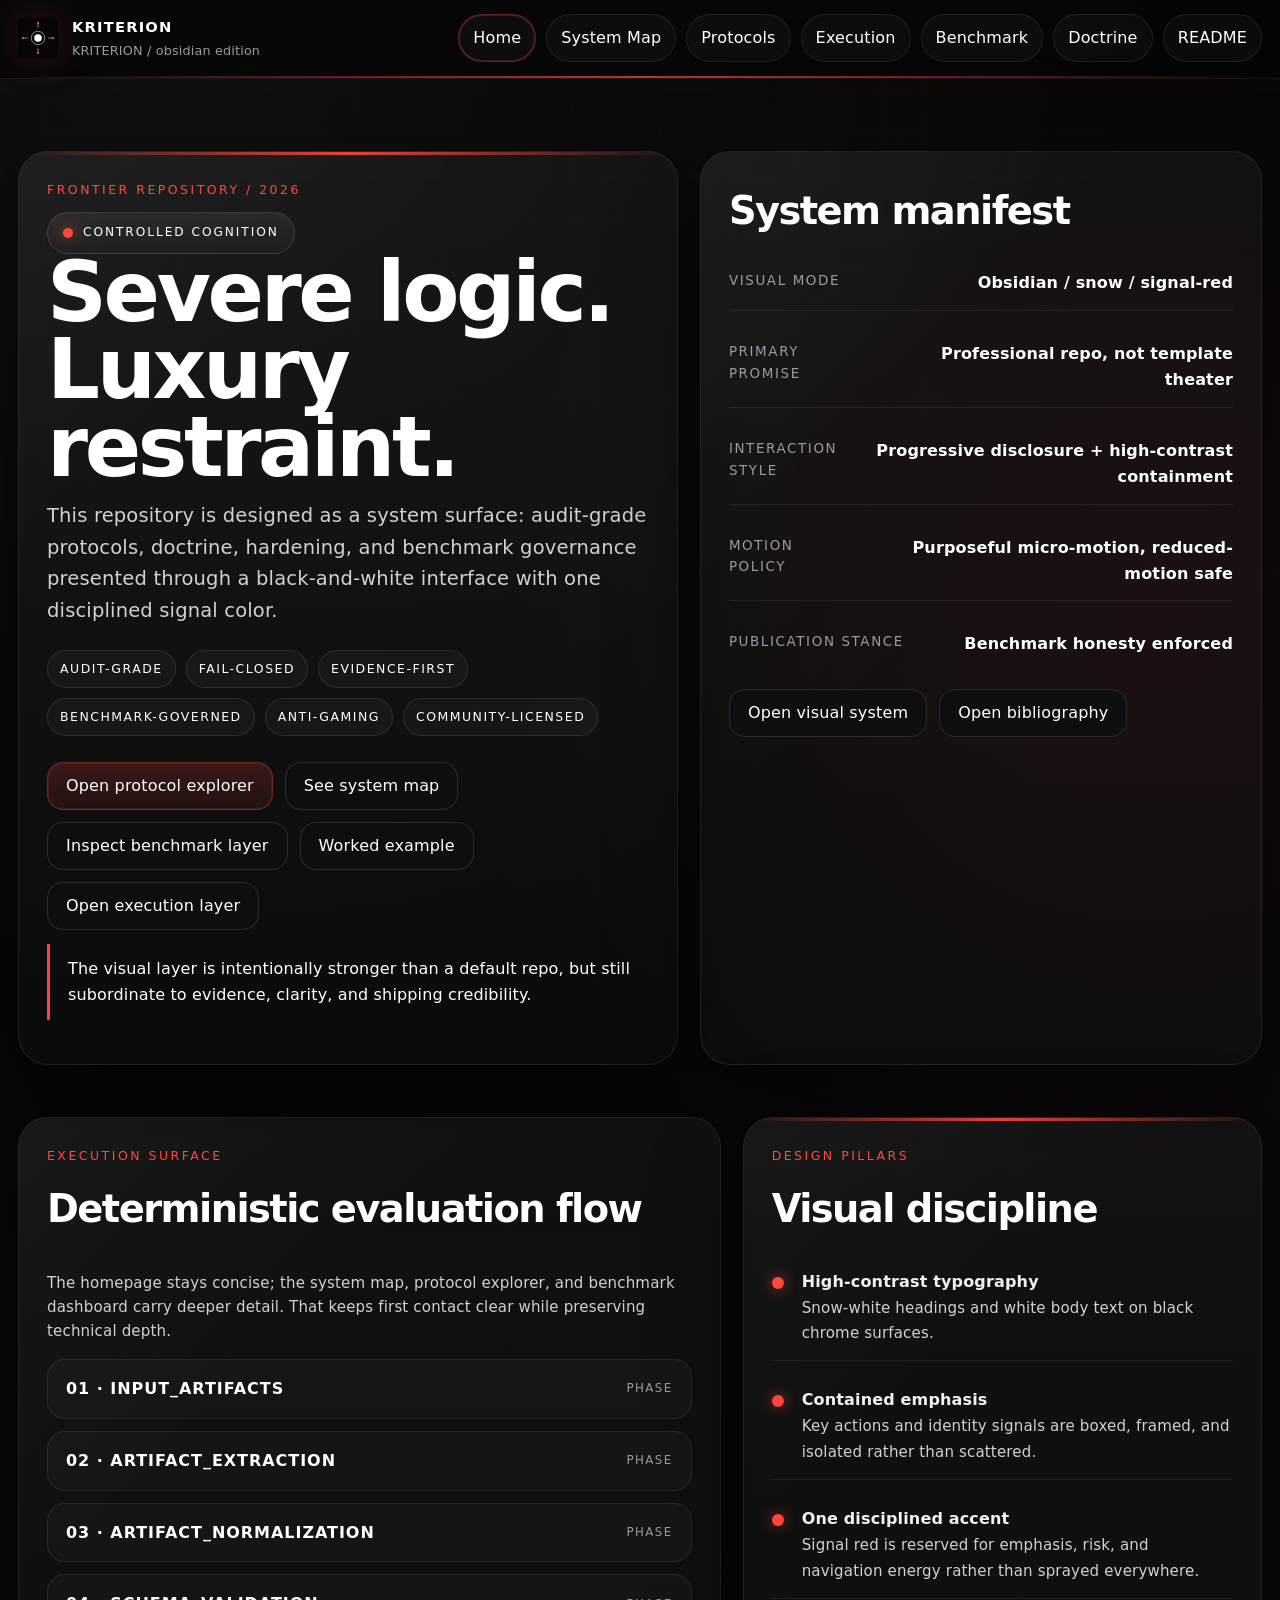
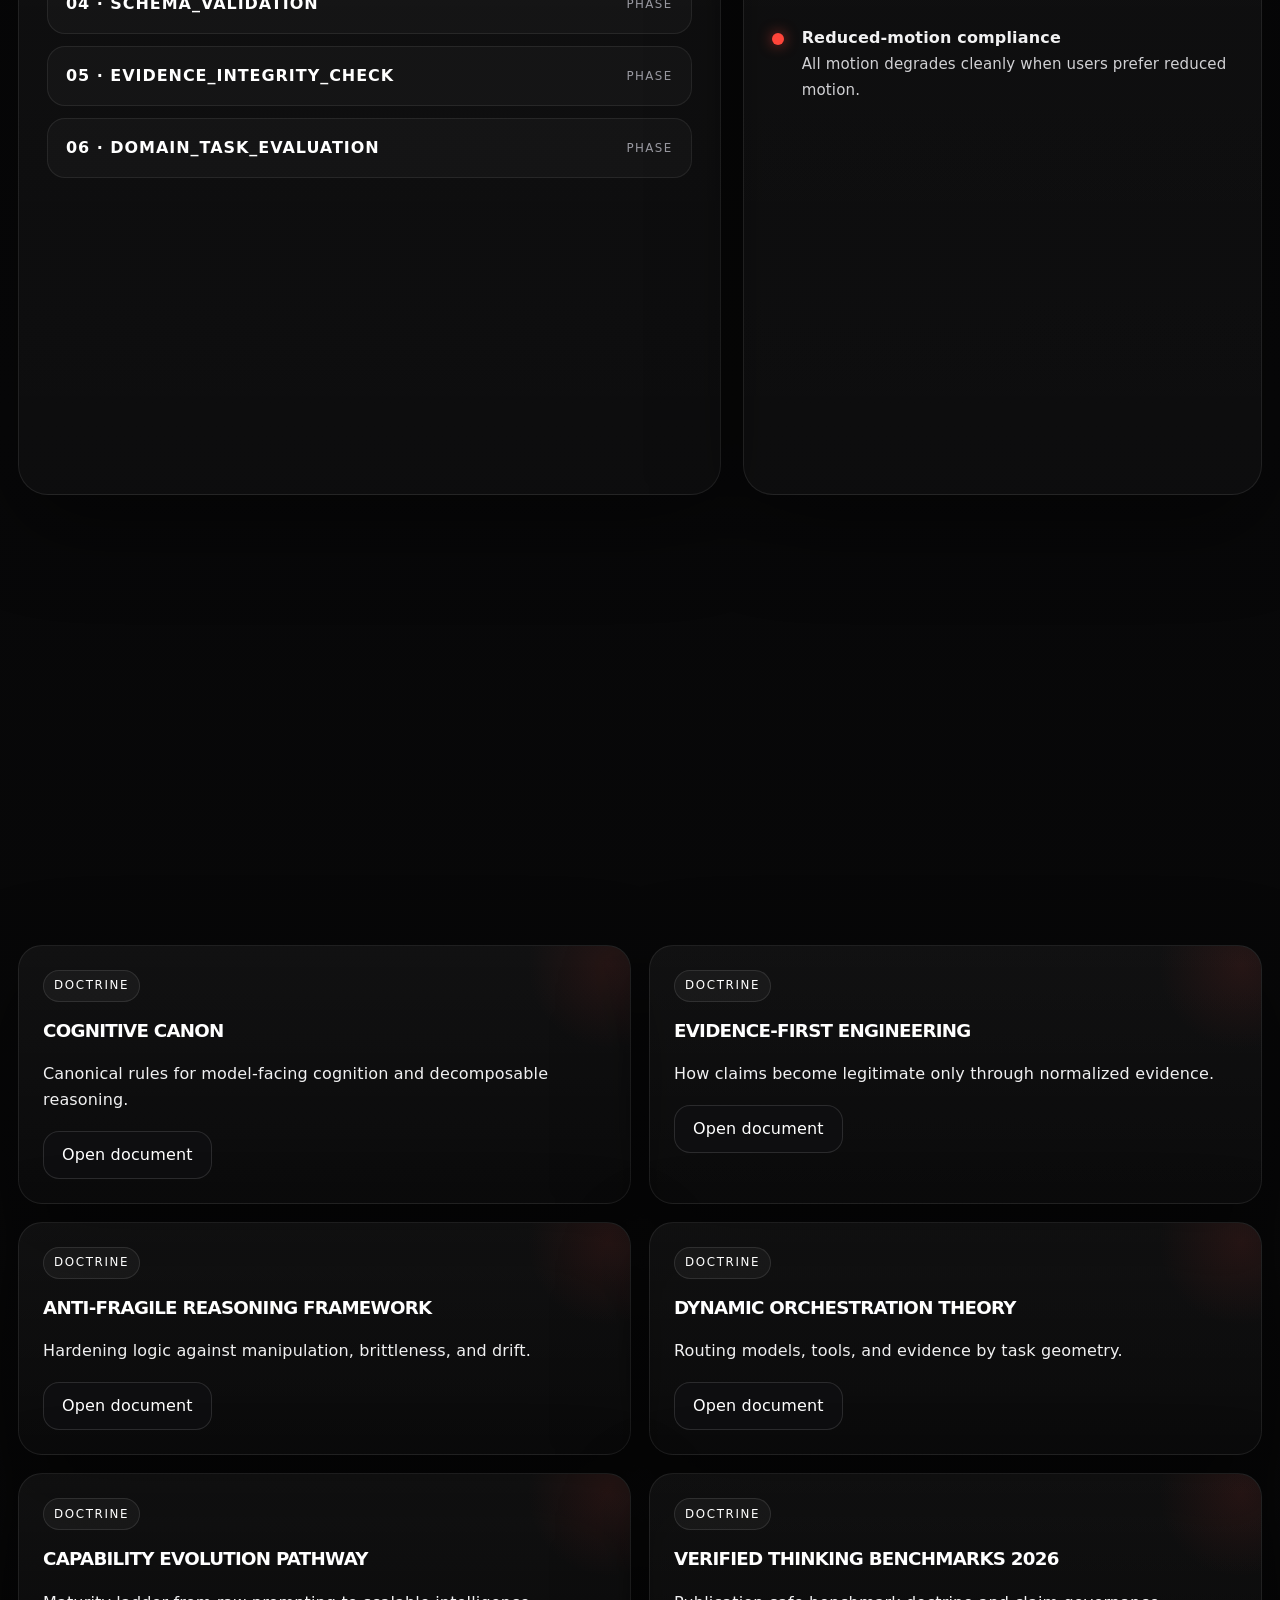
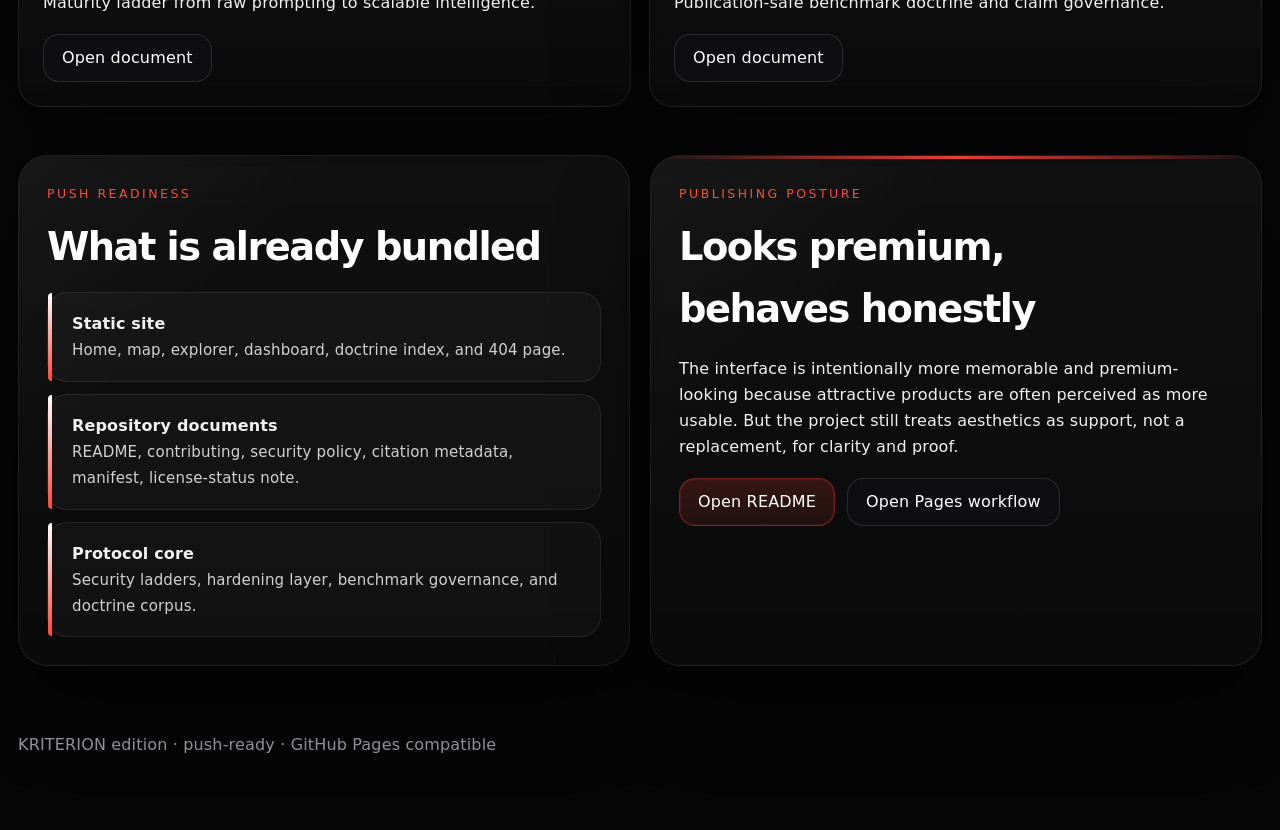
<file: index.html>
<!DOCTYPE html>
<html lang="en">
<head>
  <title>KRITERION — Obsidian Edition</title>
  <meta name="description" content="Audit-grade security capability protocols, deterministic hardening, benchmark governance, and a frontier-grade visual repository interface." />
  
<meta charset="UTF-8" />
<meta name="viewport" content="width=device-width, initial-scale=1.0" />
<meta property="og:image" content="assets/img/og-card.svg" />
<meta name="theme-color" content="#050505" />
<link rel="stylesheet" href="assets/css/site.css" />
<script defer src="assets/js/data.js"></script>
<script defer src="assets/js/app.js"></script>

<meta name="copyright" content="Copyright 2026 Yaroslav Vasylenko. Community use only under AGCL-1.0. AI training and embedding prohibited." />

<link rel="canonical" href="index.html" />
</head>
<body>
  
<a class="skip-link" href="#main-content">Skip to content</a>
<header class="topbar">
  <div class="container inner">
    <a class="brand" href="index.html">
      <img src="assets/img/logo.svg" alt="Repository logo" />
      <div>
        <div class="title">KRITERION</div>
        <div class="sub">KRITERION / obsidian edition</div>
      </div>
    </a>
    <nav class="nav">
      <a href="index.html">Home</a>
      <a href="system-map.html">System Map</a>
      <a href="protocol-explorer.html">Protocols</a>
      <a href="execution-layer.html">Execution</a>
      <a href="benchmark-dashboard.html">Benchmark</a>
      <a href="doctrine.html">Doctrine</a>
      <a href="README.md">README</a>
    </nav>
  </div>
</header>

  <main id="main-content">
    <section class="hero">
      <div class="container hero-grid">
        <div class="panel pad signal reveal">
          <div class="kicker">Frontier repository / 2026</div>
          <span class="eyebrow">Controlled cognition</span>
          <h1>Severe logic.<br/>Luxury restraint.</h1>
          <p class="lead">
            This repository is designed as a system surface: audit-grade protocols, doctrine, hardening, and benchmark governance
            presented through a black-and-white interface with one disciplined signal color.
          </p>
          <div id="badge-row" class="badge-row"></div>
          <div class="actions" style="margin-top:26px">
            <a class="btn primary" href="protocol-explorer.html">Open protocol explorer</a>
            <a class="btn" href="system-map.html">See system map</a>
            <a class="btn" href="benchmark-dashboard.html">Inspect benchmark layer</a>
            <a class="btn" href="examples/worked-example/WORKED_EXAMPLE.md">Worked example</a>
            <a class="btn" href="execution-layer.html">Open execution layer</a>
          </div>
          <p class="callout">
            The visual layer is intentionally stronger than a default repo, but still subordinate to evidence, clarity, and shipping credibility.
          </p>
        </div>
        <div class="panel pad reveal">
          <h2>System manifest</h2>
          <div class="manifest">
            <div class="row"><span class="label">Visual mode</span><span class="value">Obsidian / snow / signal-red</span></div>
            <div class="row"><span class="label">Primary promise</span><span class="value">Professional repo, not template theater</span></div>
            <div class="row"><span class="label">Interaction style</span><span class="value">Progressive disclosure + high-contrast containment</span></div>
            <div class="row"><span class="label">Motion policy</span><span class="value">Purposeful micro-motion, reduced-motion safe</span></div>
            <div class="row"><span class="label">Publication stance</span><span class="value">Benchmark honesty enforced</span></div>
          </div>
          <div class="actions" style="margin-top:18px">
            <a class="btn" href="docs/REPO_VISUAL_SYSTEM_2026.md">Open visual system</a>
            <a class="btn" href="docs/BIBLIOGRAPHY.md">Open bibliography</a>
          </div>
        </div>
      </div>
    </section>

    <section class="section">
      <div class="container grid-2">
        <div class="panel pad reveal">
          <div class="section-head">
            <div>
              <div class="kicker">Execution surface</div>
              <h2>Deterministic evaluation flow</h2>
            </div>
          </div>
          <p class="small">
            The homepage stays concise; the system map, protocol explorer, and benchmark dashboard carry deeper detail.
            That keeps first contact clear while preserving technical depth.
          </p>
          <div id="flow" class="flow"></div>
        </div>
        <div class="panel pad signal reveal">
          <div class="kicker">Design pillars</div>
          <h2>Visual discipline</h2>
          <div class="feature-list">
            <div class="feature"><span class="dot"></span><div><strong>High-contrast typography</strong><br/><span class="small">Snow-white headings and white body text on black chrome surfaces.</span></div></div>
            <div class="feature"><span class="dot"></span><div><strong>Contained emphasis</strong><br/><span class="small">Key actions and identity signals are boxed, framed, and isolated rather than scattered.</span></div></div>
            <div class="feature"><span class="dot"></span><div><strong>One disciplined accent</strong><br/><span class="small">Signal red is reserved for emphasis, risk, and navigation energy rather than sprayed everywhere.</span></div></div>
            <div class="feature"><span class="dot"></span><div><strong>Reduced-motion compliance</strong><br/><span class="small">All motion degrades cleanly when users prefer reduced motion.</span></div></div>
          </div>
        </div>
      </div>
    </section>

    <section class="section">
      <div class="container">
        <div class="section-head reveal">
          <div>
            <div class="kicker">Doctrine layer</div>
            <h2>Foundational texts</h2>
          </div>
          <a class="btn" href="doctrine.html">Open doctrine index</a>
        </div>
        <div id="doctrine-grid" class="card-grid"></div>
      </div>
    </section>

    <section class="section">
      <div class="container footer-grid">
        <div class="panel pad reveal">
          <div class="kicker">Push readiness</div>
          <h2>What is already bundled</h2>
          <div class="stack">
            <div class="layer"><strong>Static site</strong><br/><span class="small">Home, map, explorer, dashboard, doctrine index, and 404 page.</span></div>
            <div class="layer"><strong>Repository documents</strong><br/><span class="small">README, contributing, security policy, citation metadata, manifest, license-status note.</span></div>
            <div class="layer"><strong>Protocol core</strong><br/><span class="small">Security ladders, hardening layer, benchmark governance, and doctrine corpus.</span></div>
          </div>
        </div>
        <div class="panel pad signal reveal">
          <div class="kicker">Publishing posture</div>
          <h2>Looks premium, behaves honestly</h2>
          <p>
            The interface is intentionally more memorable and premium-looking because attractive products are often perceived as more usable.
            But the project still treats aesthetics as support, not a replacement, for clarity and proof.
          </p>
          <div class="actions" style="margin-top:18px">
            <a class="btn primary" href="README.md">Open README</a>
            <a class="btn" href=".github/workflows/pages.yml">Open Pages workflow</a>
          </div>
        </div>
      </div>
    </section>
  </main>
  <div class="container footer">KRITERION edition · push-ready · GitHub Pages compatible</div>

<div style="display:none">See LICENSE.txt and NOTICE.md for community license restrictions, AI/TDM reservation, and commercial licensing.</div>
</body>
</html>
</file>
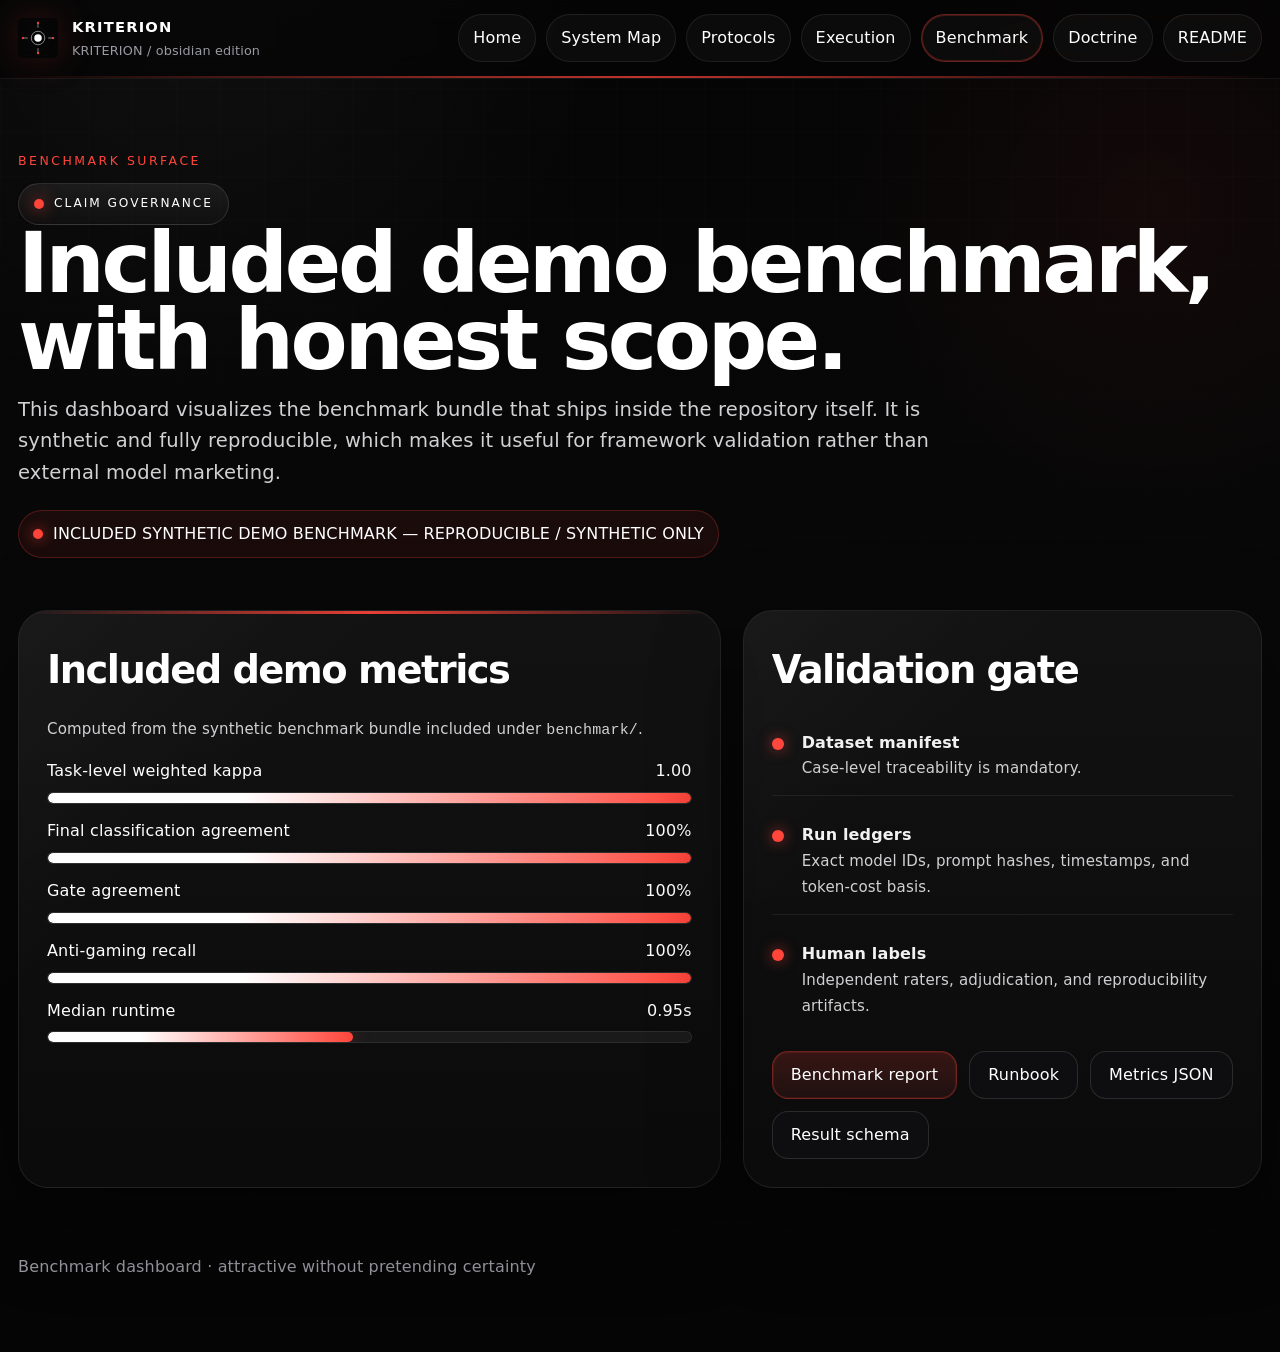
<file: benchmark-dashboard.html>
<!DOCTYPE html>
<html lang="en">
<head>
  <title>Benchmark Dashboard — KRITERION</title>
  
<meta charset="UTF-8" />
<meta name="viewport" content="width=device-width, initial-scale=1.0" />
<meta property="og:image" content="assets/img/og-card.svg" />
<meta name="theme-color" content="#050505" />
<link rel="stylesheet" href="assets/css/site.css" />
<script defer src="assets/js/data.js"></script>
<script defer src="assets/js/app.js"></script>

<meta name="copyright" content="Copyright 2026 Yaroslav Vasylenko. Community use only under AGCL-1.0. AI training and embedding prohibited." />

<link rel="canonical" href="benchmark-dashboard.html" />

<meta name="description" content="Benchmark Dashboard — KRITERION — publication surface." />
</head>
<body>
  
<a class="skip-link" href="#main-content">Skip to content</a>
<header class="topbar">
  <div class="container inner">
    <a class="brand" href="index.html">
      <img src="assets/img/logo.svg" alt="Repository logo" />
      <div>
        <div class="title">KRITERION</div>
        <div class="sub">KRITERION / obsidian edition</div>
      </div>
    </a>
    <nav class="nav">
      <a href="index.html">Home</a>
      <a href="system-map.html">System Map</a>
      <a href="protocol-explorer.html">Protocols</a>
      <a href="execution-layer.html">Execution</a>
      <a href="benchmark-dashboard.html">Benchmark</a>
      <a href="doctrine.html">Doctrine</a>
      <a href="README.md">README</a>
    </nav>
  </div>
</header>

  <main id="main-content" class="container">
    <section class="hero">
      <div class="kicker">Benchmark surface</div>
      <span class="eyebrow">Claim governance</span>
      <h1>Included demo benchmark,<br/>with honest scope.</h1>
      <p class="lead">
        This dashboard visualizes the benchmark bundle that ships inside the repository itself. It is synthetic and fully reproducible, which makes it useful for framework validation rather than external model marketing.
      </p>
      <div id="benchmark-status" class="status">PRELIMINARY</div>
    </section>

    <section class="section">
      <div class="grid-2">
        <div class="panel pad signal reveal">
          <h2>Included demo metrics</h2>
          <p class="small">Computed from the synthetic benchmark bundle included under <code>benchmark/</code>.</p>
          <div id="bars" class="bar-group"></div>
        </div>
        <div class="panel pad reveal">
          <h2>Validation gate</h2>
          <div class="feature-list">
            <div class="feature"><span class="dot"></span><div><strong>Dataset manifest</strong><br/><span class="small">Case-level traceability is mandatory.</span></div></div>
            <div class="feature"><span class="dot"></span><div><strong>Run ledgers</strong><br/><span class="small">Exact model IDs, prompt hashes, timestamps, and token-cost basis.</span></div></div>
            <div class="feature"><span class="dot"></span><div><strong>Human labels</strong><br/><span class="small">Independent raters, adjudication, and reproducibility artifacts.</span></div></div>
          </div>
          <div class="actions" style="margin-top:18px">
            <a class="btn primary" href="docs/BENCHMARK_REPORT_2026.md">Benchmark report</a>
            <a class="btn" href="docs/BENCHMARK_RUNBOOK.md">Runbook</a>
            <a class="btn" href="benchmark/metrics.json">Metrics JSON</a>
            <a class="btn" href="docs/BENCHMARK_RESULTS_SCHEMA.json">Result schema</a>
          </div>
        </div>
      </div>
    </section>
  </main>
  <div class="container footer">Benchmark dashboard · attractive without pretending certainty</div>

<div style="display:none">See LICENSE.txt and NOTICE.md for community license restrictions, AI/TDM reservation, and commercial licensing.</div>
</body>
</html>
</file>
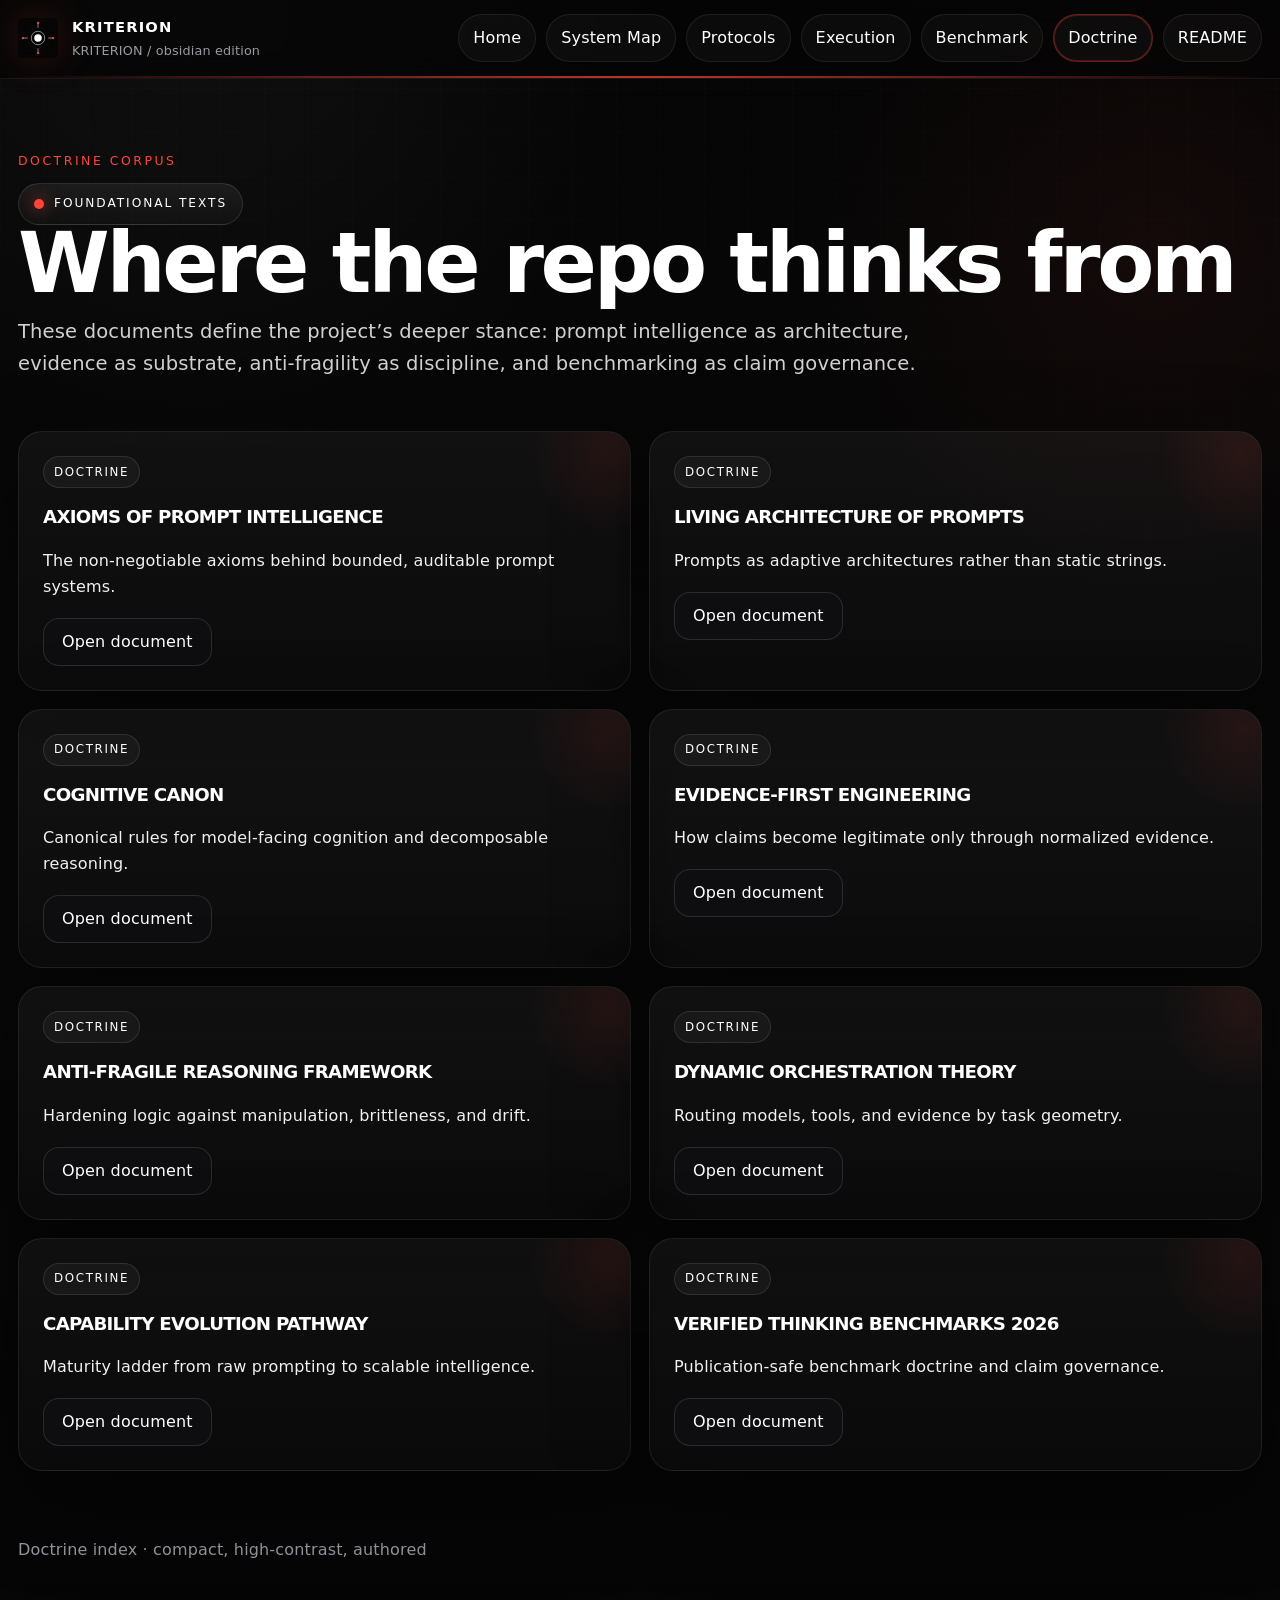
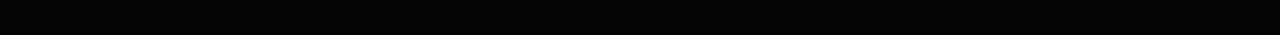
<file: doctrine.html>
<!DOCTYPE html>
<html lang="en">
<head>
  <title>Doctrine Index — KRITERION</title>
  
<meta charset="UTF-8" />
<meta name="viewport" content="width=device-width, initial-scale=1.0" />
<meta property="og:image" content="assets/img/og-card.svg" />
<meta name="theme-color" content="#050505" />
<link rel="stylesheet" href="assets/css/site.css" />
<script defer src="assets/js/data.js"></script>
<script defer src="assets/js/app.js"></script>

<meta name="copyright" content="Copyright 2026 Yaroslav Vasylenko. Community use only under AGCL-1.0. AI training and embedding prohibited." />

<link rel="canonical" href="doctrine.html" />

<meta name="description" content="Doctrine Index — KRITERION — publication surface." />
</head>
<body>
  
<a class="skip-link" href="#main-content">Skip to content</a>
<header class="topbar">
  <div class="container inner">
    <a class="brand" href="index.html">
      <img src="assets/img/logo.svg" alt="Repository logo" />
      <div>
        <div class="title">KRITERION</div>
        <div class="sub">KRITERION / obsidian edition</div>
      </div>
    </a>
    <nav class="nav">
      <a href="index.html">Home</a>
      <a href="system-map.html">System Map</a>
      <a href="protocol-explorer.html">Protocols</a>
      <a href="execution-layer.html">Execution</a>
      <a href="benchmark-dashboard.html">Benchmark</a>
      <a href="doctrine.html">Doctrine</a>
      <a href="README.md">README</a>
    </nav>
  </div>
</header>

  <main id="main-content" class="container">
    <section class="hero">
      <div class="kicker">Doctrine corpus</div>
      <span class="eyebrow">Foundational texts</span>
      <h1>Where the repo thinks from</h1>
      <p class="lead">
        These documents define the project’s deeper stance: prompt intelligence as architecture, evidence as substrate,
        anti-fragility as discipline, and benchmarking as claim governance.
      </p>
    </section>

    <section class="section">
      <div id="doctrine-grid" class="card-grid"></div>
    </section>
  </main>
  <div class="container footer">Doctrine index · compact, high-contrast, authored</div>

<div style="display:none">See LICENSE.txt and NOTICE.md for community license restrictions, AI/TDM reservation, and commercial licensing.</div>
</body>
</html>
</file>
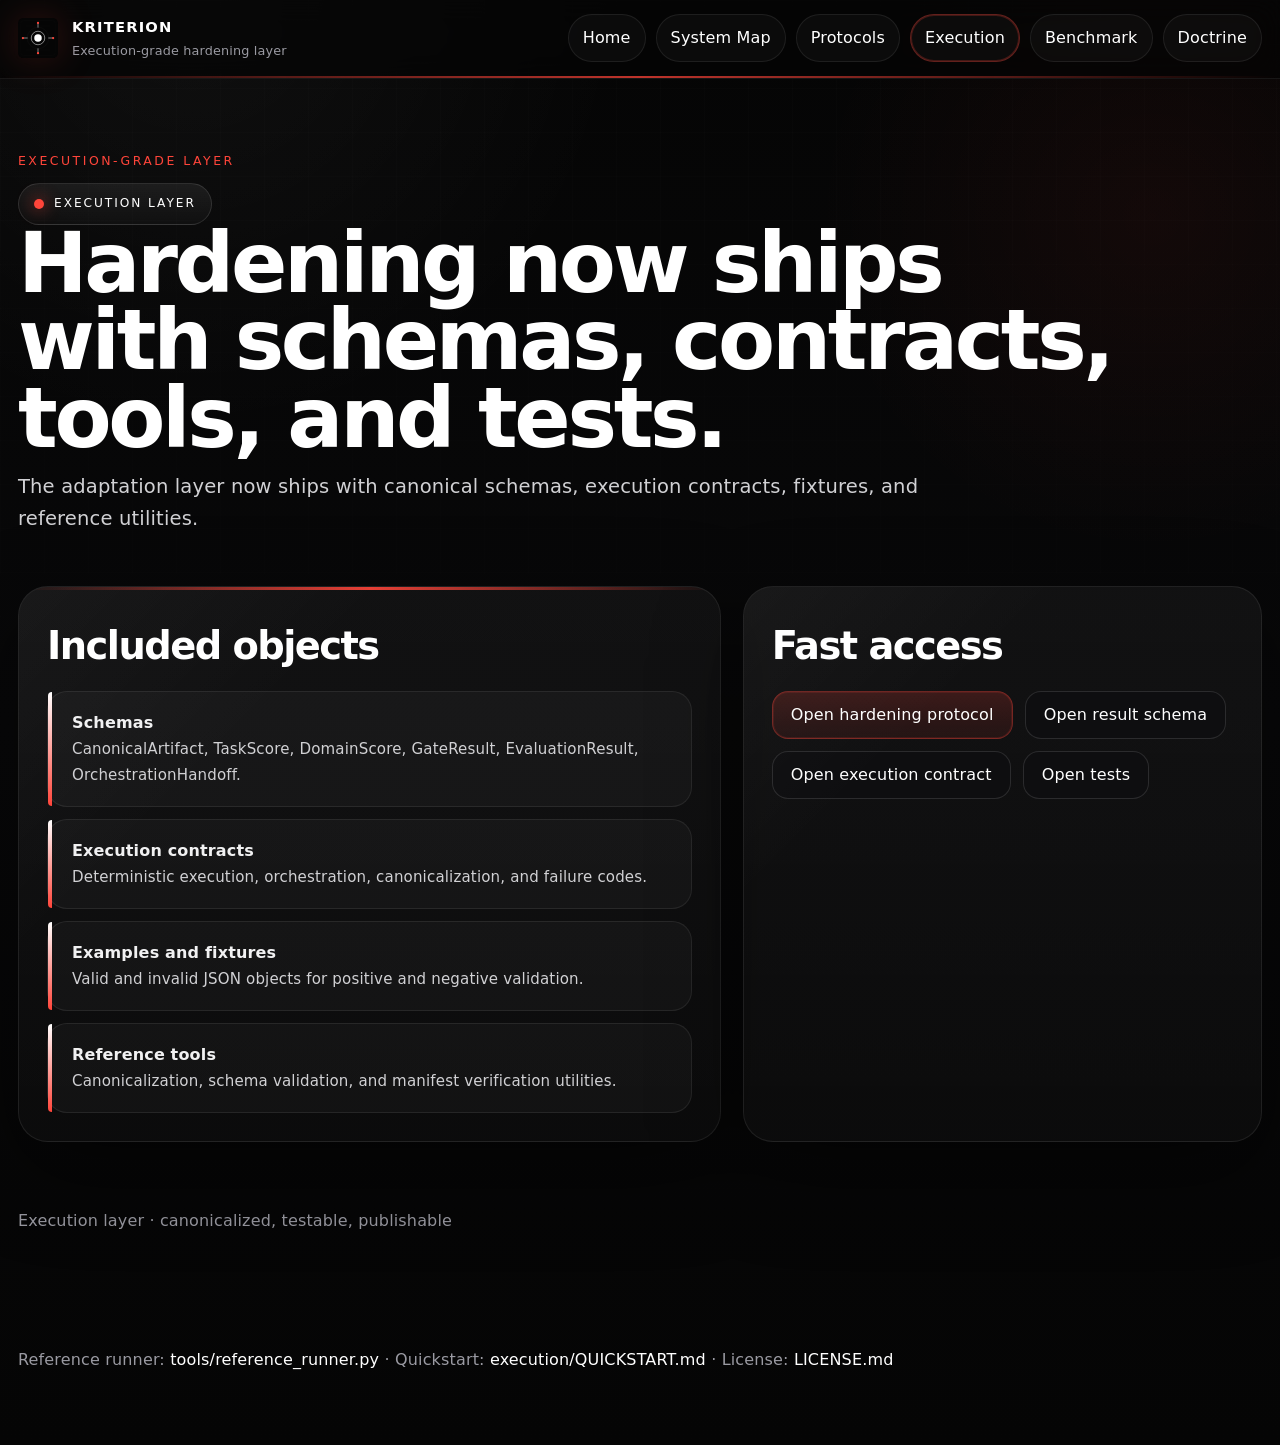
<file: execution-layer.html>
<!DOCTYPE html>
<html lang="en">
<head>
  <meta charset="UTF-8" />
  <meta name="viewport" content="width=device-width, initial-scale=1.0" />
  <title>Execution Layer — KRITERION</title>
  <meta property="og:image" content="assets/img/og-card.svg" />
  <meta name="theme-color" content="#050505" />
  <link rel="stylesheet" href="assets/css/site.css" />
  <script defer src="assets/js/data.js"></script>
  <script defer src="assets/js/app.js"></script>
<meta name="copyright" content="Copyright 2026 Yaroslav Vasylenko. Community use only under AGCL-1.0. AI training and embedding prohibited." />

<link rel="canonical" href="execution-layer.html" />

<meta name="description" content="Execution Layer — KRITERION — publication surface." />
</head>
<body>
  <a class="skip-link" href="#main-content">Skip to content</a>
  <header class="topbar">
    <div class="container inner">
      <a class="brand" href="index.html">
        <img src="assets/img/logo.svg" alt="Repository logo" />
        <div>
          <div class="title">KRITERION</div>
          <div class="sub">Execution-grade hardening layer</div>
        </div>
      </a>
      <nav class="nav">
        <a href="index.html">Home</a>
        <a href="system-map.html">System Map</a>
        <a href="protocol-explorer.html">Protocols</a>
        <a href="execution-layer.html">Execution</a>
        <a href="benchmark-dashboard.html">Benchmark</a>
        <a href="doctrine.html">Doctrine</a>
      </nav>
    </div>
  </header>
  <main id="main-content" class="container">
    <section class="hero">
      <div class="kicker">Execution-grade layer</div>
      <span class="eyebrow">Execution layer</span>
      <h1>Hardening now ships with schemas, contracts, tools, and tests.</h1>
      <p class="lead">The adaptation layer now ships with canonical schemas, execution contracts, fixtures, and reference utilities.</p>
    </section>
    <section class="section">
      <div class="grid-2">
        <div class="panel pad signal reveal">
          <h2>Included objects</h2>
          <div class="stack">
            <div class="layer"><strong>Schemas</strong><br/><span class="small">CanonicalArtifact, TaskScore, DomainScore, GateResult, EvaluationResult, OrchestrationHandoff.</span></div>
            <div class="layer"><strong>Execution contracts</strong><br/><span class="small">Deterministic execution, orchestration, canonicalization, and failure codes.</span></div>
            <div class="layer"><strong>Examples and fixtures</strong><br/><span class="small">Valid and invalid JSON objects for positive and negative validation.</span></div>
            <div class="layer"><strong>Reference tools</strong><br/><span class="small">Canonicalization, schema validation, and manifest verification utilities.</span></div>
          </div>
        </div>
        <div class="panel pad reveal">
          <h2>Fast access</h2>
          <div class="actions">
            <a class="btn primary" href="protocols/GPT5.4-AUDIT-HARDENING-PROTOCOL-2026.txt">Open hardening protocol</a>
            <a class="btn" href="schemas/evaluation-result.schema.json">Open result schema</a>
            <a class="btn" href="execution/DETERMINISTIC_EXECUTION_CONTRACT.md">Open execution contract</a>
            <a class="btn" href="tests/PROTOCOL_VALIDATION_TESTS.md">Open tests</a>
          </div>
        </div>
      </div>
    </section>
  </main>
  <div class="container footer">Execution layer · canonicalized, testable, publishable</div>

<div style="display:none">See LICENSE.txt and NOTICE.md for community license restrictions, AI/TDM reservation, and commercial licensing.</div>
<div class="container footer">Reference runner: <a href="tools/reference_runner.py">tools/reference_runner.py</a> · Quickstart: <a href="execution/QUICKSTART.md">execution/QUICKSTART.md</a> · License: <a href="LICENSE.md">LICENSE.md</a></div>
</body>
</html>
</file>
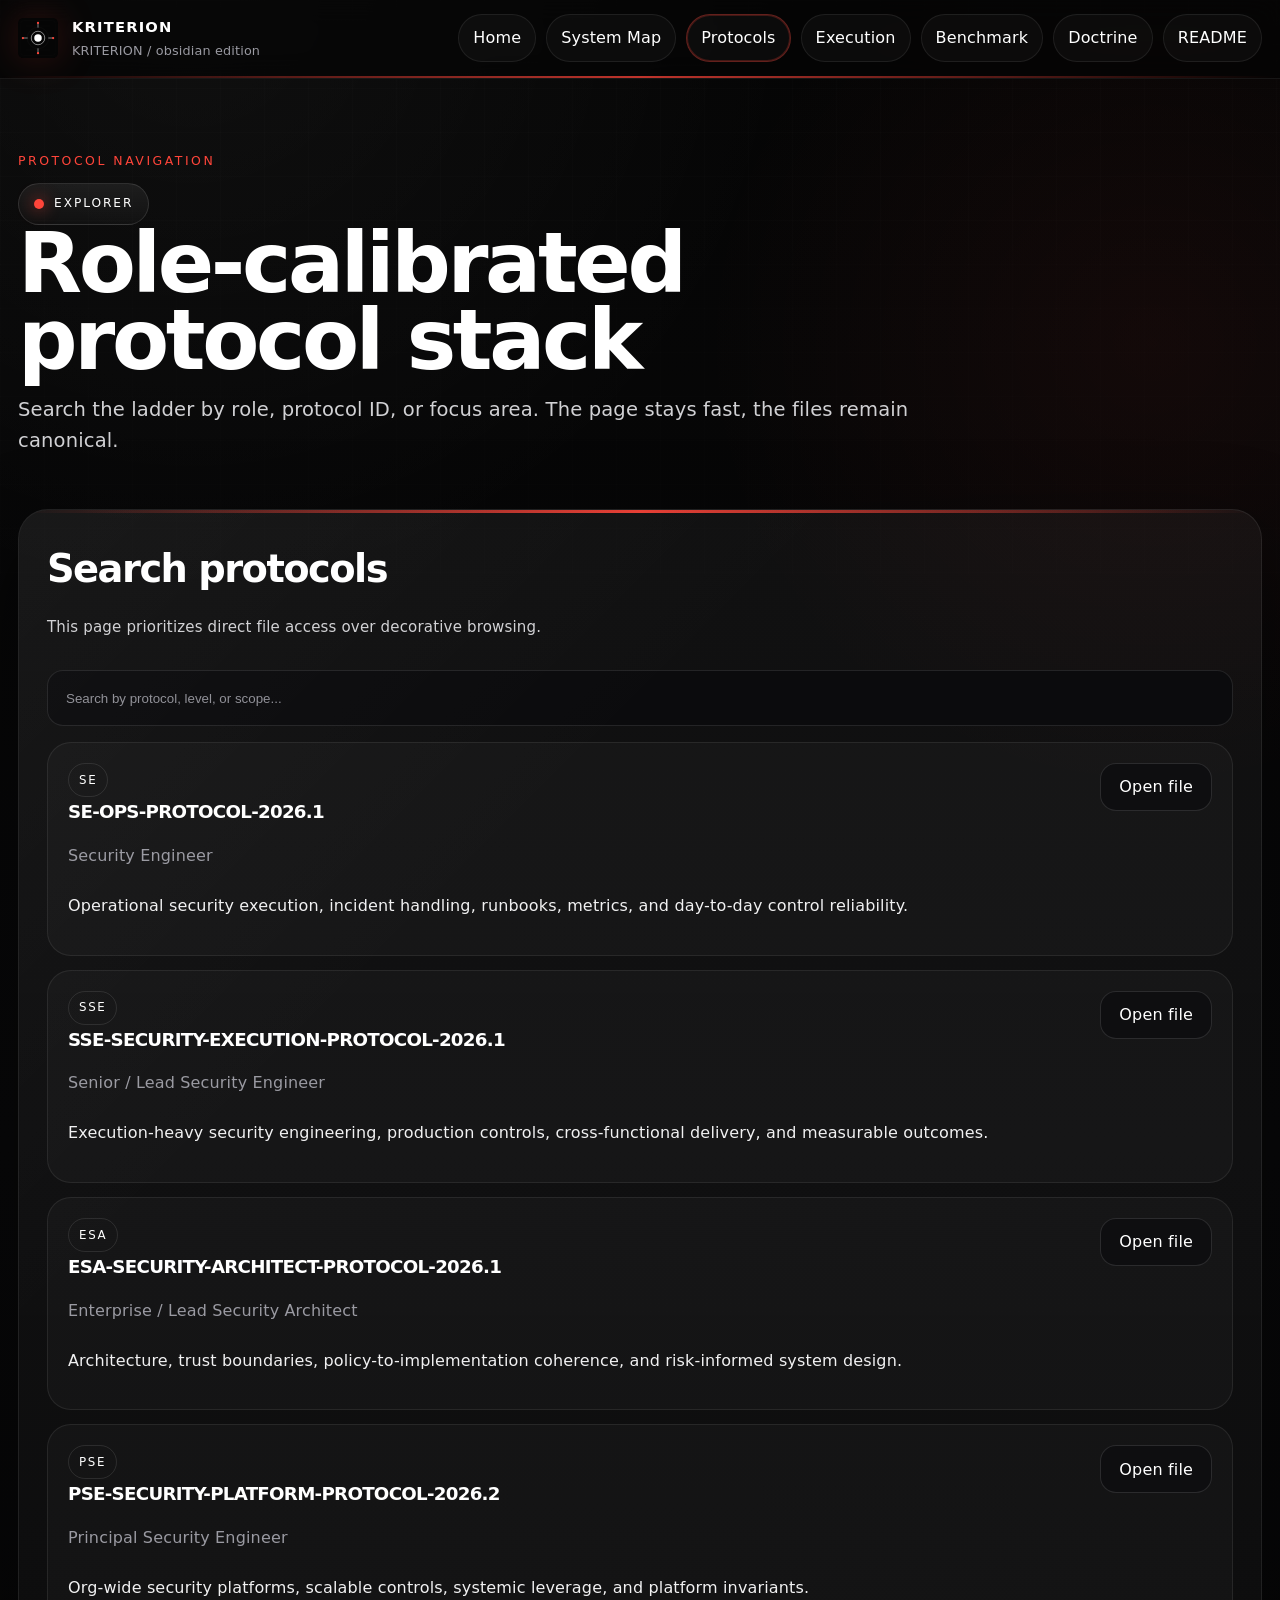
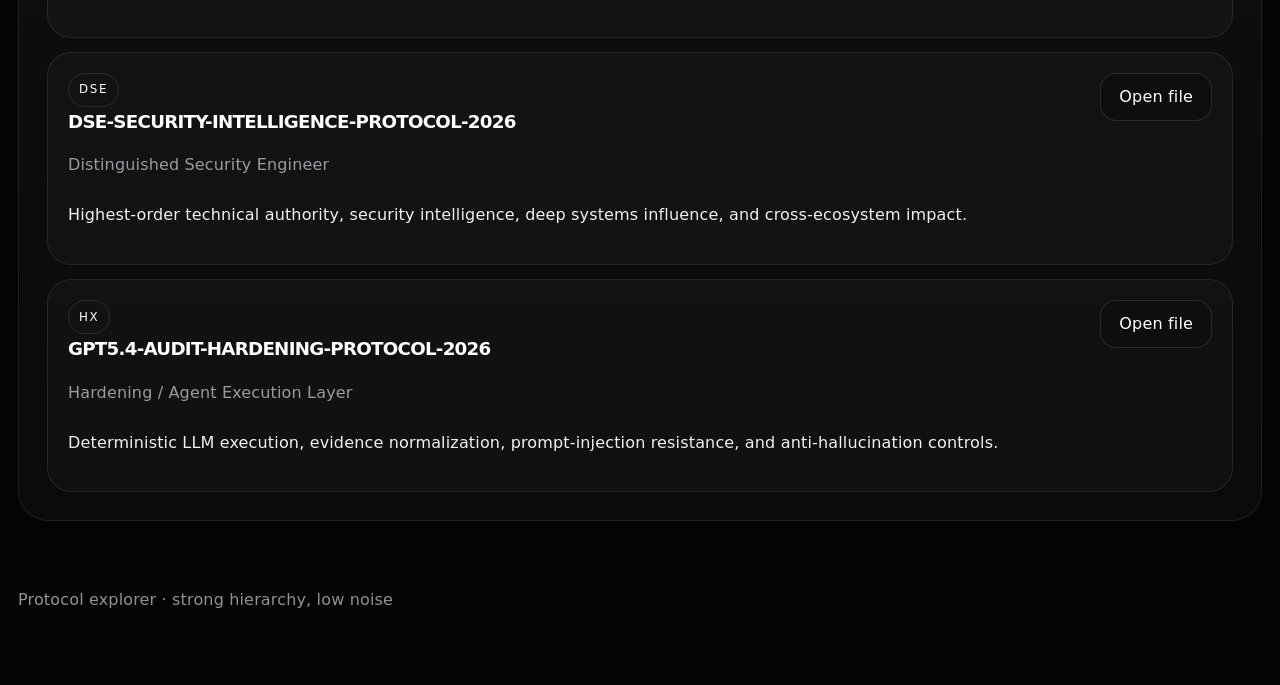
<file: protocol-explorer.html>
<!DOCTYPE html>
<html lang="en">
<head>
  <title>Protocol Explorer — KRITERION</title>
  
<meta charset="UTF-8" />
<meta name="viewport" content="width=device-width, initial-scale=1.0" />
<meta property="og:image" content="assets/img/og-card.svg" />
<meta name="theme-color" content="#050505" />
<link rel="stylesheet" href="assets/css/site.css" />
<script defer src="assets/js/data.js"></script>
<script defer src="assets/js/app.js"></script>

<meta name="copyright" content="Copyright 2026 Yaroslav Vasylenko. Community use only under AGCL-1.0. AI training and embedding prohibited." />

<link rel="canonical" href="protocol-explorer.html" />

<meta name="description" content="Protocol Explorer — KRITERION — publication surface." />
</head>
<body>
  
<a class="skip-link" href="#main-content">Skip to content</a>
<header class="topbar">
  <div class="container inner">
    <a class="brand" href="index.html">
      <img src="assets/img/logo.svg" alt="Repository logo" />
      <div>
        <div class="title">KRITERION</div>
        <div class="sub">KRITERION / obsidian edition</div>
      </div>
    </a>
    <nav class="nav">
      <a href="index.html">Home</a>
      <a href="system-map.html">System Map</a>
      <a href="protocol-explorer.html">Protocols</a>
      <a href="execution-layer.html">Execution</a>
      <a href="benchmark-dashboard.html">Benchmark</a>
      <a href="doctrine.html">Doctrine</a>
      <a href="README.md">README</a>
    </nav>
  </div>
</header>

  <main id="main-content" class="container">
    <section class="hero">
      <div class="kicker">Protocol navigation</div>
      <span class="eyebrow">Explorer</span>
      <h1>Role-calibrated protocol stack</h1>
      <p class="lead">Search the ladder by role, protocol ID, or focus area. The page stays fast, the files remain canonical.</p>
    </section>

    <section class="section">
      <div class="panel pad signal reveal">
        <div class="section-head">
          <div>
            <h2>Search protocols</h2>
            <p class="small">This page prioritizes direct file access over decorative browsing.</p>
          </div>
        </div>
        <input id="protocol-search" class="search" placeholder="Search by protocol, level, or scope..." />
        <div id="protocols" class="protocol-list" style="margin-top:16px"></div>
      </div>
    </section>
  </main>
  <div class="container footer">Protocol explorer · strong hierarchy, low noise</div>

<div style="display:none">See LICENSE.txt and NOTICE.md for community license restrictions, AI/TDM reservation, and commercial licensing.</div>
</body>
</html>
</file>
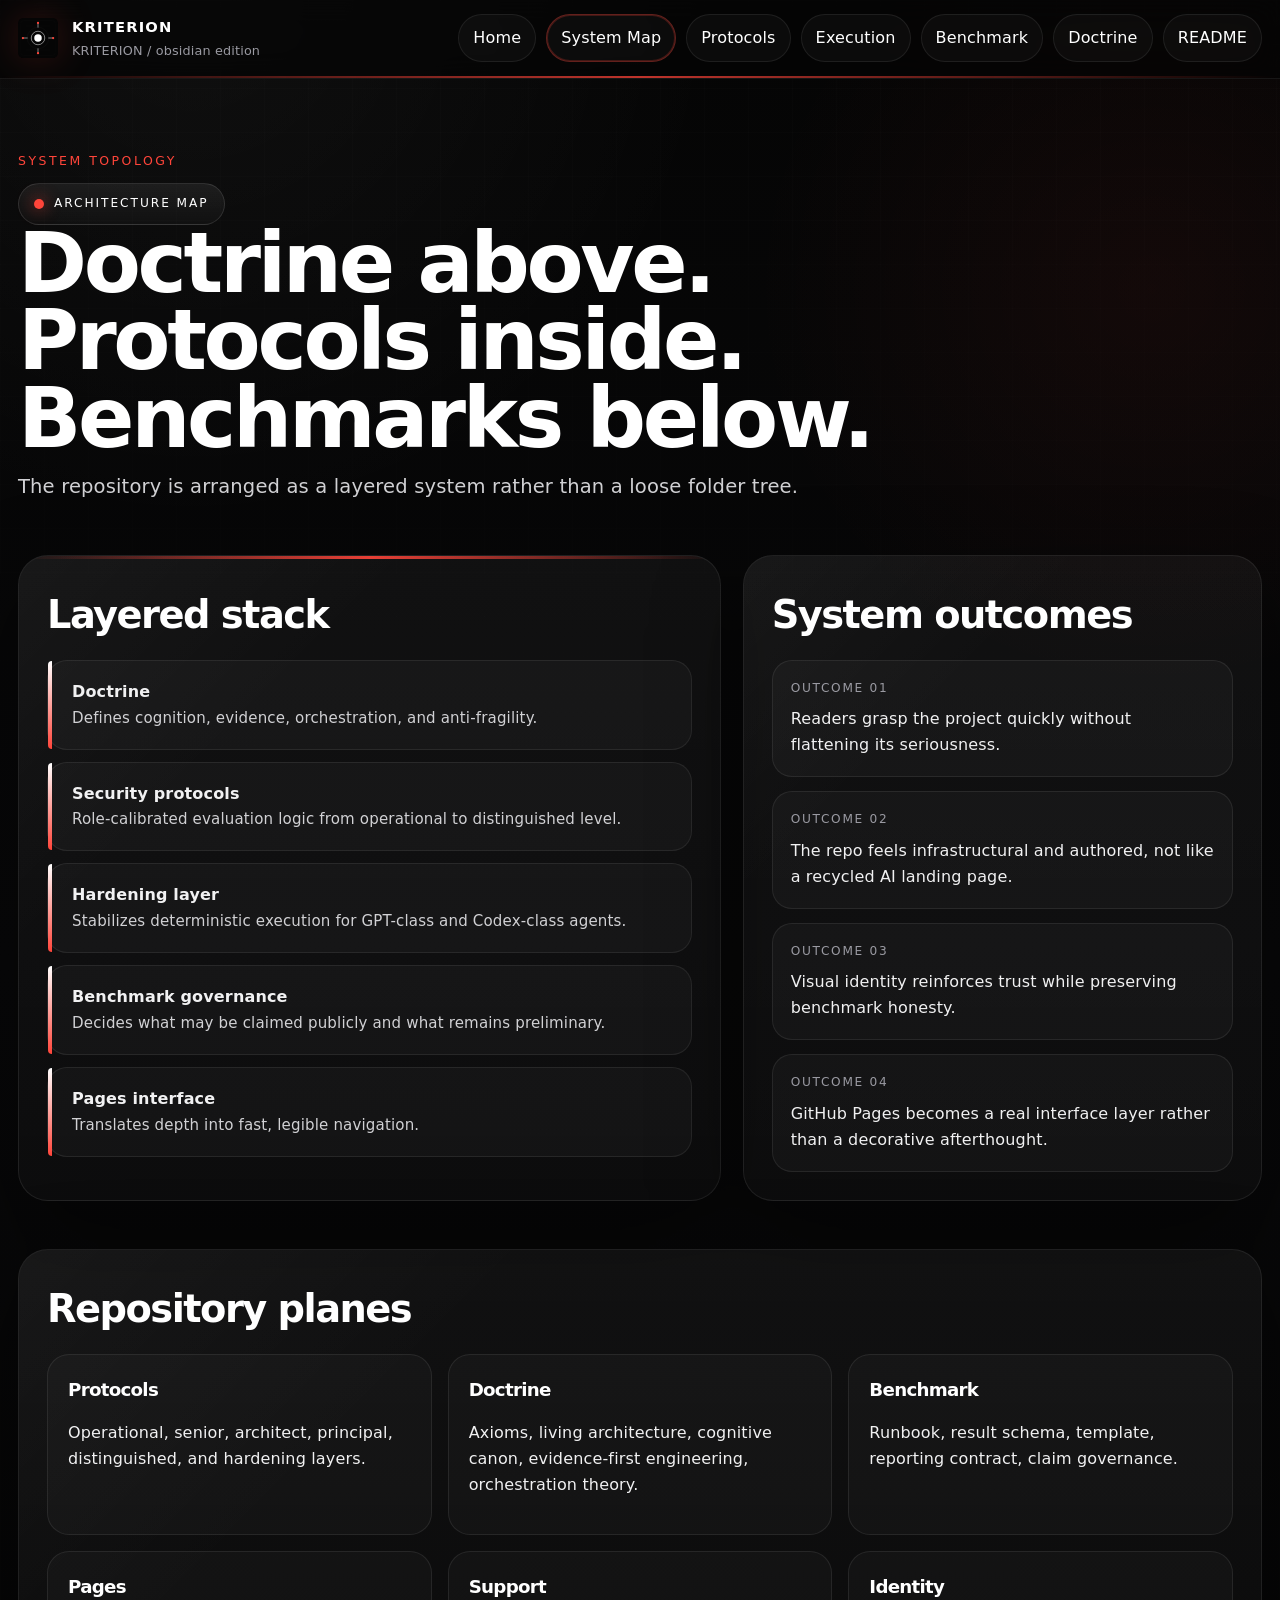
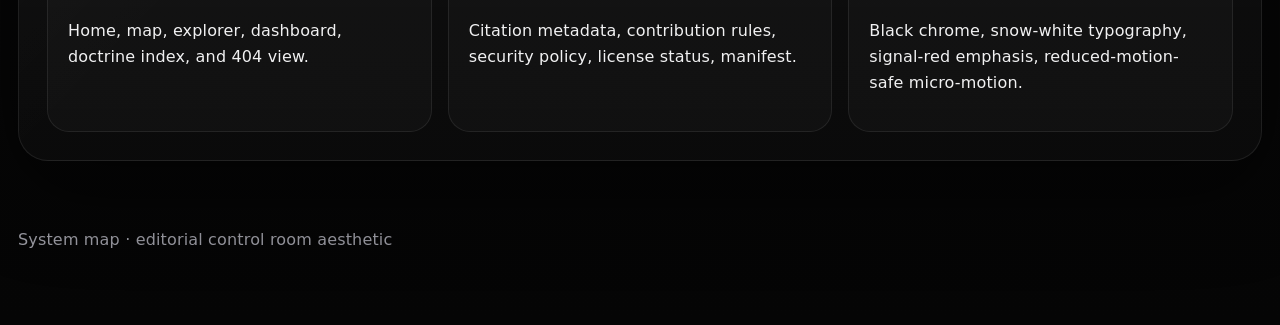
<file: system-map.html>
<!DOCTYPE html>
<html lang="en">
<head>
  <title>System Map — KRITERION</title>
  
<meta charset="UTF-8" />
<meta name="viewport" content="width=device-width, initial-scale=1.0" />
<meta property="og:image" content="assets/img/og-card.svg" />
<meta name="theme-color" content="#050505" />
<link rel="stylesheet" href="assets/css/site.css" />
<script defer src="assets/js/data.js"></script>
<script defer src="assets/js/app.js"></script>

<meta name="copyright" content="Copyright 2026 Yaroslav Vasylenko. Community use only under AGCL-1.0. AI training and embedding prohibited." />

<link rel="canonical" href="system-map.html" />

<meta name="description" content="System Map — KRITERION — publication surface." />
</head>
<body>
  
<a class="skip-link" href="#main-content">Skip to content</a>
<header class="topbar">
  <div class="container inner">
    <a class="brand" href="index.html">
      <img src="assets/img/logo.svg" alt="Repository logo" />
      <div>
        <div class="title">KRITERION</div>
        <div class="sub">KRITERION / obsidian edition</div>
      </div>
    </a>
    <nav class="nav">
      <a href="index.html">Home</a>
      <a href="system-map.html">System Map</a>
      <a href="protocol-explorer.html">Protocols</a>
      <a href="execution-layer.html">Execution</a>
      <a href="benchmark-dashboard.html">Benchmark</a>
      <a href="doctrine.html">Doctrine</a>
      <a href="README.md">README</a>
    </nav>
  </div>
</header>

  <main id="main-content" class="container">
    <section class="hero">
      <div class="kicker">System topology</div>
      <span class="eyebrow">Architecture map</span>
      <h1>Doctrine above.<br/>Protocols inside.<br/>Benchmarks below.</h1>
      <p class="lead">The repository is arranged as a layered system rather than a loose folder tree.</p>
    </section>

    <section class="section">
      <div class="grid-2">
        <div class="panel pad signal reveal">
          <h2>Layered stack</h2>
          <div class="stack">
            <div class="layer"><strong>Doctrine</strong><br/><span class="small">Defines cognition, evidence, orchestration, and anti-fragility.</span></div>
            <div class="layer"><strong>Security protocols</strong><br/><span class="small">Role-calibrated evaluation logic from operational to distinguished level.</span></div>
            <div class="layer"><strong>Hardening layer</strong><br/><span class="small">Stabilizes deterministic execution for GPT-class and Codex-class agents.</span></div>
            <div class="layer"><strong>Benchmark governance</strong><br/><span class="small">Decides what may be claimed publicly and what remains preliminary.</span></div>
            <div class="layer"><strong>Pages interface</strong><br/><span class="small">Translates depth into fast, legible navigation.</span></div>
          </div>
        </div>
        <div class="panel pad reveal">
          <h2>System outcomes</h2>
          <div class="rail">
            <div class="item"><div class="k">Outcome 01</div><div>Readers grasp the project quickly without flattening its seriousness.</div></div>
            <div class="item"><div class="k">Outcome 02</div><div>The repo feels infrastructural and authored, not like a recycled AI landing page.</div></div>
            <div class="item"><div class="k">Outcome 03</div><div>Visual identity reinforces trust while preserving benchmark honesty.</div></div>
            <div class="item"><div class="k">Outcome 04</div><div>GitHub Pages becomes a real interface layer rather than a decorative afterthought.</div></div>
          </div>
        </div>
      </div>
    </section>

    <section class="section">
      <div class="panel pad reveal">
        <h2>Repository planes</h2>
        <div class="diagram">
          <div class="node"><h3>Protocols</h3><p>Operational, senior, architect, principal, distinguished, and hardening layers.</p></div>
          <div class="node"><h3>Doctrine</h3><p>Axioms, living architecture, cognitive canon, evidence-first engineering, orchestration theory.</p></div>
          <div class="node"><h3>Benchmark</h3><p>Runbook, result schema, template, reporting contract, claim governance.</p></div>
          <div class="node"><h3>Pages</h3><p>Home, map, explorer, dashboard, doctrine index, and 404 view.</p></div>
          <div class="node"><h3>Support</h3><p>Citation metadata, contribution rules, security policy, license status, manifest.</p></div>
          <div class="node"><h3>Identity</h3><p>Black chrome, snow-white typography, signal-red emphasis, reduced-motion-safe micro-motion.</p></div>
        </div>
      </div>
    </section>
  </main>
  <div class="container footer">System map · editorial control room aesthetic</div>

<div style="display:none">See LICENSE.txt and NOTICE.md for community license restrictions, AI/TDM reservation, and commercial licensing.</div>
</body>
</html>
</file>
<file: assets/css/site.css>
:root{
  --bg:#050505;
  --bg-2:#0b0b0c;
  --panel:#0f0f10;
  --panel-2:#121213;
  --line:#1b1b1d;
  --line-strong:rgba(255,255,255,.14);
  --text:#ffffff;
  --text-soft:#f1f1f2;
  --muted:#d1d1d4;
  --muted-2:#9a9aa2;
  --red:#ff453a;
  --red-soft:rgba(255,69,58,.16);
  --white-soft:rgba(255,255,255,.08);
  --white-softer:rgba(255,255,255,.04);
  --shadow:0 30px 90px rgba(0,0,0,.48);
  --radius:30px;
  --radius-sm:18px;
  --max:1280px;
  --focus-a:#ffffff;
  --focus-b:#ff453a;
}

*{box-sizing:border-box}
html{scroll-behavior:smooth}
body{
  margin:0;
  color:var(--text-soft);
  font-family: ui-sans-serif, system-ui, -apple-system, BlinkMacSystemFont, "Segoe UI", Inter, Helvetica, Arial, sans-serif;
  background:
    radial-gradient(circle at 15% 0%, rgba(255,255,255,.045), transparent 24%),
    radial-gradient(circle at 90% 15%, rgba(255,69,58,.055), transparent 20%),
    linear-gradient(180deg, #050505 0%, #080809 50%, #050505 100%);
  line-height:1.62;
  letter-spacing:.01em;
}
body::before{
  content:"";
  position:fixed;
  inset:0;
  background-image:
    linear-gradient(rgba(255,255,255,.022) 1px, transparent 1px),
    linear-gradient(90deg, rgba(255,255,255,.022) 1px, transparent 1px);
  background-size:44px 44px;
  mask-image:linear-gradient(180deg, rgba(0,0,0,.55), rgba(0,0,0,.08));
  pointer-events:none;
  z-index:-2;
}
body::after{
  content:"";
  position:fixed;
  left:0; right:0; top:-10%;
  height:18%;
  background:linear-gradient(180deg, rgba(255,255,255,0), rgba(255,255,255,.03), rgba(255,255,255,0));
  pointer-events:none;
  mix-blend-mode:screen;
  opacity:.25;
  animation:scan 16s linear infinite;
  z-index:-1;
}
@keyframes scan{
  from{transform:translateY(-18vh)}
  to{transform:translateY(120vh)}
}
@media (prefers-reduced-motion: reduce){
  html{scroll-behavior:auto}
  body::after{animation:none}
  *{
    animation:none !important;
    transition:none !important;
  }
}

a{color:var(--text); text-decoration:none}
img{max-width:100%; display:block}
code, pre, .mono{
  font-family: ui-monospace, "SFMono-Regular", "JetBrains Mono", Menlo, Consolas, monospace;
}

.skip-link{
  position:absolute;
  left:14px;
  top:-80px;
  background:#fff;
  color:#000;
  padding:12px 16px;
  border-radius:12px;
  z-index:999;
}
.skip-link:focus{top:14px}

.container{
  width:min(calc(100% - 36px), var(--max));
  margin:0 auto;
}

.topbar{
  position:sticky;
  top:0;
  z-index:40;
  backdrop-filter:blur(14px);
  background:rgba(5,5,5,.72);
  border-bottom:1px solid rgba(255,255,255,.07);
}
.topbar::after{
  content:"";
  display:block;
  height:2px;
  width:100%;
  background:linear-gradient(90deg, rgba(255,255,255,0), var(--red), rgba(255,255,255,0));
  opacity:.75;
}
.topbar .inner{
  display:flex;
  align-items:center;
  justify-content:space-between;
  gap:16px;
  padding:14px 0;
}
.brand{
  display:flex;
  align-items:center;
  gap:14px;
  min-width:0;
}
.brand img{
  width:40px; height:40px;
  filter:drop-shadow(0 0 18px rgba(255,69,58,.18));
}
.brand .title{
  color:#fff;
  font-weight:800;
  letter-spacing:.08em;
  text-transform:uppercase;
  font-size:.92rem;
}
.brand .sub{
  color:var(--muted-2);
  font-size:.8rem;
  margin-top:2px;
}
.nav{
  display:flex;
  flex-wrap:wrap;
  gap:10px;
}
.nav a{
  color:#fff;
  padding:10px 14px;
  border-radius:999px;
  border:1px solid rgba(255,255,255,.08);
  background:rgba(255,255,255,.03);
}
.nav a:hover{
  background:rgba(255,255,255,.06);
  border-color:rgba(255,255,255,.18);
  transform:translateY(-1px);
}
.nav a[aria-current="page"]{
  border-color:rgba(255,69,58,.36);
  box-shadow:inset 0 0 0 1px rgba(255,69,58,.22);
}

main{display:block}
.hero{
  padding:72px 0 28px;
}
.eyebrow{
  display:inline-flex;
  align-items:center;
  gap:10px;
  color:#fff;
  padding:10px 15px;
  border-radius:999px;
  border:1px solid rgba(255,255,255,.12);
  background:linear-gradient(180deg, rgba(255,255,255,.07), rgba(255,255,255,.025));
  letter-spacing:.16em;
  font-size:.76rem;
  text-transform:uppercase;
}
.eyebrow::before{
  content:"";
  width:10px; height:10px; border-radius:50%;
  background:var(--red);
  box-shadow:0 0 16px rgba(255,69,58,.75);
}
h1,h2,h3,h4{
  color:#fff;
  margin:0 0 14px;
  font-weight:800;
  letter-spacing:-.04em;
  text-wrap:balance;
}
h1{
  font-size:clamp(2.7rem, 6.5vw, 6rem);
  line-height:.93;
}
h2{font-size:clamp(1.6rem, 3vw, 2.6rem)}
h3{font-size:1.14rem}
p, li{color:var(--text-soft)}
.lead{
  font-size:clamp(1rem, 1.85vw, 1.22rem);
  color:var(--muted);
  max-width:920px;
  margin:0;
}
.kicker{
  color:var(--red);
  letter-spacing:.2em;
  text-transform:uppercase;
  font-size:.78rem;
  margin-bottom:12px;
}
.badge-row{
  display:flex;
  gap:10px;
  flex-wrap:wrap;
  margin-top:24px;
}
.pill{
  display:inline-flex;
  align-items:center;
  min-height:38px;
  padding:0 12px;
  border-radius:999px;
  color:#fff;
  border:1px solid rgba(255,255,255,.1);
  background:rgba(255,255,255,.03);
  font-size:.78rem;
  letter-spacing:.12em;
  text-transform:uppercase;
}
.grid-2{
  display:grid;
  grid-template-columns:1.15fr .85fr;
  gap:22px;
}
.grid-3{
  display:grid;
  grid-template-columns:repeat(3, minmax(0,1fr));
  gap:18px;
}
.panel{
  position:relative;
  overflow:hidden;
  border-radius:var(--radius);
  border:1px solid rgba(255,255,255,.08);
  background:linear-gradient(180deg, rgba(255,255,255,.045), rgba(255,255,255,.022));
  box-shadow:var(--shadow);
}
.panel::before{
  content:"";
  position:absolute;
  inset:0;
  background:linear-gradient(135deg, rgba(255,255,255,.03), rgba(255,255,255,0) 30%);
  pointer-events:none;
}
.panel.pad{padding:28px}
.panel.signal::after{
  content:"";
  position:absolute;
  left:0; right:0; top:0;
  height:3px;
  background:linear-gradient(90deg, rgba(255,255,255,0), var(--red), rgba(255,255,255,0));
  opacity:.9;
}
.hero-grid{
  display:grid;
  grid-template-columns:1.08fr .92fr;
  gap:22px;
  align-items:stretch;
}
.manifest{
  display:grid;
  gap:16px;
}
.manifest .row{
  display:flex;
  justify-content:space-between;
  gap:16px;
  padding:14px 0;
  border-bottom:1px solid rgba(255,255,255,.07);
}
.manifest .row:last-child{border-bottom:none}
.manifest .label{
  color:var(--muted-2);
  font-size:.84rem;
  letter-spacing:.12em;
  text-transform:uppercase;
}
.manifest .value{
  color:#fff;
  font-weight:700;
  text-align:right;
}
.actions{
  display:flex;
  flex-wrap:wrap;
  gap:12px;
}
.btn{
  display:inline-flex;
  align-items:center;
  justify-content:center;
  gap:10px;
  min-height:48px;
  padding:0 18px;
  border-radius:16px;
  color:#fff;
  border:1px solid rgba(255,255,255,.12);
  background:#0e0e10;
  transition:transform .18s ease, border-color .18s ease, background .18s ease, box-shadow .18s ease;
}
.btn:hover{
  transform:translateY(-1px);
  border-color:rgba(255,255,255,.25);
  background:#151518;
}
.btn.primary{
  background:linear-gradient(180deg, rgba(255,69,58,.18), rgba(255,69,58,.08));
  border-color:rgba(255,69,58,.34);
  box-shadow:inset 0 0 0 1px rgba(255,69,58,.12);
}
.btn.primary:hover{
  background:linear-gradient(180deg, rgba(255,69,58,.24), rgba(255,69,58,.11));
}
.section{
  padding:24px 0;
}
.section-head{
  display:flex;
  align-items:end;
  justify-content:space-between;
  gap:16px;
  margin-bottom:16px;
}
.small{font-size:.94rem; color:var(--muted)}
.muted{color:var(--muted-2)}
.callout{
  border-left:3px solid var(--red);
  padding:12px 0 12px 18px;
  color:#fff;
  margin-top:14px;
}
.card-grid{
  display:grid;
  grid-template-columns:repeat(2, minmax(0,1fr));
  gap:18px;
}
.card{
  position:relative;
  overflow:hidden;
  border-radius:24px;
  border:1px solid rgba(255,255,255,.08);
  background:linear-gradient(180deg, rgba(255,255,255,.045), rgba(255,255,255,.02));
  padding:24px;
  box-shadow:var(--shadow);
  transition:transform .18s ease, border-color .18s ease, background .18s ease;
}
.card::after{
  content:"";
  position:absolute;
  right:-70px; top:-70px;
  width:180px; height:180px;
  border-radius:50%;
  background:radial-gradient(circle, rgba(255,69,58,.16), rgba(255,69,58,0) 65%);
  opacity:.55;
  pointer-events:none;
}
.card:hover{
  transform:translateY(-2px);
  border-color:rgba(255,69,58,.2);
}
.card .tag{
  display:inline-flex;
  min-height:32px;
  align-items:center;
  padding:0 10px;
  border-radius:999px;
  border:1px solid rgba(255,255,255,.1);
  background:rgba(255,255,255,.04);
  font-size:.74rem;
  letter-spacing:.14em;
  text-transform:uppercase;
  color:#fff;
  margin-bottom:14px;
}
.feature-list{
  display:grid;
  gap:12px;
}
.feature{
  display:grid;
  grid-template-columns:16px 1fr;
  gap:14px;
  padding:14px 0;
  border-bottom:1px solid rgba(255,255,255,.07);
}
.feature:last-child{border-bottom:none}
.feature .dot{
  width:12px; height:12px; margin-top:8px;
  border-radius:50%;
  background:var(--red);
  box-shadow:0 0 14px rgba(255,69,58,.62);
}
.protocol-list{display:grid; gap:14px}
.protocol-item{
  border-radius:24px;
  border:1px solid rgba(255,255,255,.08);
  background:rgba(255,255,255,.028);
  padding:20px;
  transition:transform .18s ease, border-color .18s ease;
}
.protocol-item:hover{
  transform:translateY(-2px);
  border-color:rgba(255,69,58,.22);
}
.protocol-item .top{
  display:flex;
  align-items:start;
  justify-content:space-between;
  gap:16px;
}
.protocol-item .id{
  display:inline-flex;
  min-height:34px;
  align-items:center;
  padding:0 10px;
  border-radius:999px;
  border:1px solid rgba(255,255,255,.1);
  color:#fff;
  font-size:.74rem;
  letter-spacing:.14em;
  text-transform:uppercase;
}
.protocol-item h3{margin-bottom:8px}
.protocol-item .meta{
  color:var(--muted-2);
  margin-bottom:8px;
}
.search{
  width:100%;
  min-height:56px;
  padding:0 18px;
  border-radius:16px;
  border:1px solid rgba(255,255,255,.1);
  background:#0b0b0d;
  color:#fff;
}
.search::placeholder{color:#8f8f96}
.flow{
  display:grid;
  gap:12px;
  margin-top:14px;
}
.flow .node{
  display:flex;
  align-items:center;
  justify-content:space-between;
  gap:16px;
  padding:16px 18px;
  border-radius:18px;
  border:1px solid rgba(255,255,255,.08);
  background:rgba(255,255,255,.028);
}
.flow .node span:first-child{
  color:#fff;
  font-weight:700;
  letter-spacing:.06em;
}
.flow .node span:last-child{
  color:var(--muted-2);
  letter-spacing:.12em;
  text-transform:uppercase;
  font-size:.74rem;
}
.bar-group{
  display:grid;
  gap:14px;
  margin-top:16px;
}
.bar{
  display:grid;
  gap:8px;
}
.bar .head{
  display:flex;
  justify-content:space-between;
  gap:16px;
  color:#fff;
}
.bar-track{
  width:100%;
  height:12px;
  border-radius:999px;
  overflow:hidden;
  border:1px solid rgba(255,255,255,.08);
  background:rgba(255,255,255,.06);
}
.bar-fill{
  height:100%;
  border-radius:999px;
  background:linear-gradient(90deg, #ffffff 0%, #ffffff 30%, var(--red) 100%);
  box-shadow:0 0 18px rgba(255,69,58,.35);
}
.status{
  display:inline-flex;
  align-items:center;
  gap:10px;
  padding:10px 14px;
  border-radius:999px;
  border:1px solid rgba(255,69,58,.24);
  background:rgba(255,69,58,.08);
  color:#fff;
  margin-top:22px;
}
.status::before{
  content:"";
  width:10px; height:10px; border-radius:50%;
  background:var(--red);
  box-shadow:0 0 14px rgba(255,69,58,.72);
}
.diagram{
  display:grid;
  grid-template-columns:repeat(3, minmax(0,1fr));
  gap:16px;
}
.diagram .node{
  border-radius:22px;
  border:1px solid rgba(255,255,255,.08);
  background:rgba(255,255,255,.028);
  padding:20px;
}
.stack{
  display:grid;
  gap:12px;
}
.stack .layer{
  position:relative;
  padding:18px 18px 18px 24px;
  border-radius:20px;
  border:1px solid rgba(255,255,255,.08);
  background:rgba(255,255,255,.03);
}
.stack .layer::before{
  content:"";
  position:absolute;
  left:0; top:0; bottom:0;
  width:4px;
  border-radius:20px 0 0 20px;
  background:linear-gradient(180deg, #fff, var(--red));
}
.rail{
  display:grid;
  gap:14px;
}
.rail .item{
  display:grid;
  gap:8px;
  padding:18px;
  border-radius:20px;
  border:1px solid rgba(255,255,255,.08);
  background:rgba(255,255,255,.03);
}
.rail .k{
  color:var(--muted-2);
  letter-spacing:.14em;
  text-transform:uppercase;
  font-size:.76rem;
}
.footer{
  padding:42px 0 72px;
  color:var(--muted-2);
}
.footer-grid{
  display:grid;
  grid-template-columns:1fr 1fr;
  gap:20px;
}
.reveal{
  opacity:0;
  transform:translateY(18px);
  transition:opacity .55s ease, transform .55s ease;
}
.reveal.in{
  opacity:1;
  transform:none;
}

:is(a, button, input, summary, [tabindex]):focus-visible{
  outline:2px solid var(--focus-a);
  outline-offset:2px;
  box-shadow:0 0 0 5px var(--focus-b);
  border-radius:12px;
}

@media (max-width:1120px){
  .hero-grid,.grid-2,.footer-grid{grid-template-columns:1fr}
  .diagram,.grid-3,.card-grid{grid-template-columns:repeat(2, minmax(0,1fr))}
}
@media (max-width:760px){
  .nav{display:none}
  .container{width:min(calc(100% - 26px), var(--max))}
  .diagram,.grid-3,.card-grid{grid-template-columns:1fr}
  .hero{padding-top:52px}
}
</file>
